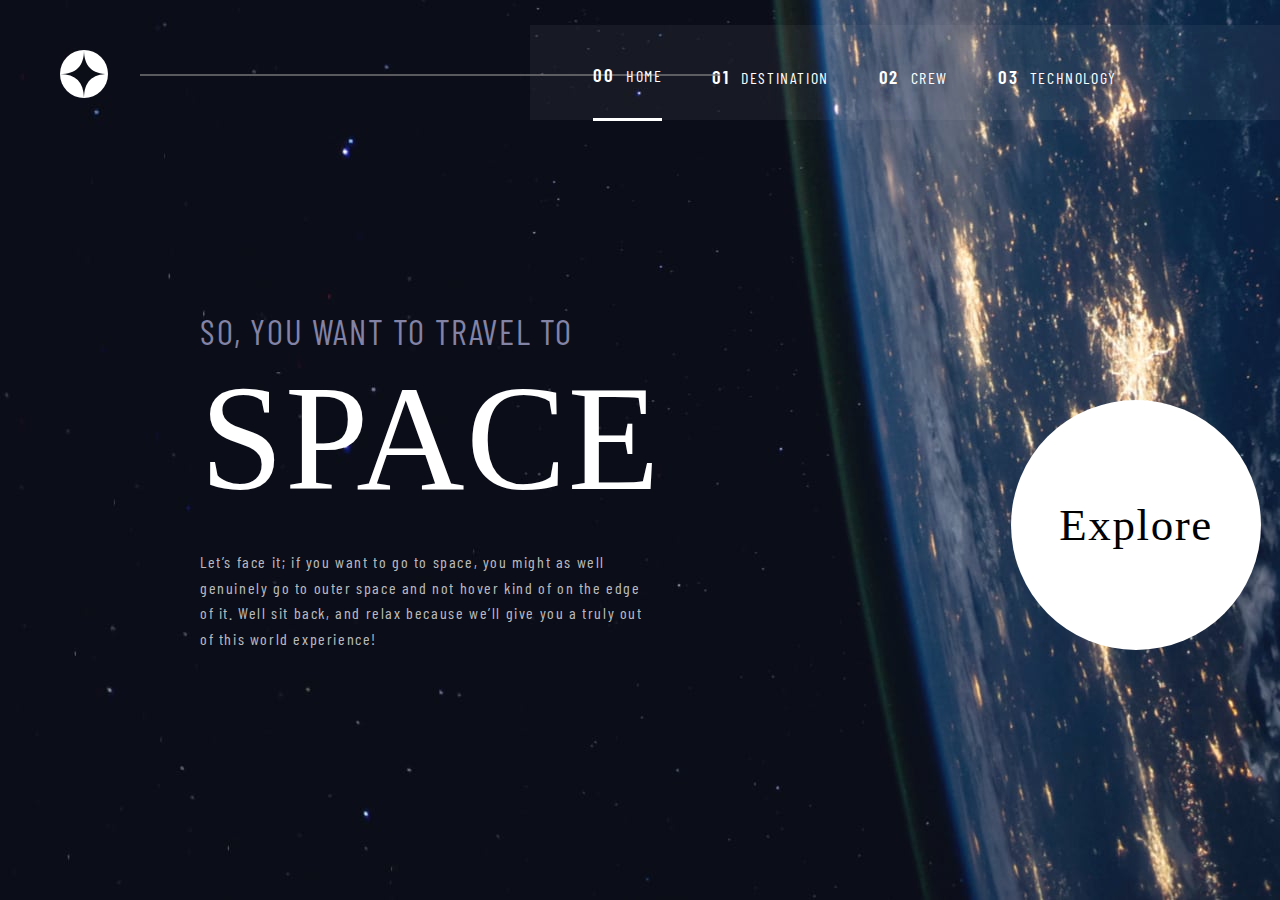
<file: index.html>
<!DOCTYPE html>
<html lang="en">
<head>
  <meta charset="UTF-8">
  <meta name="viewport" content="width=device-width, initial-scale=1.0">

  <link rel="icon" type="image/png" sizes="32x32" href="./assets/favicon-32x32.png">
  <title>Frontend Mentor | Space tourism website</title>
  <link rel="stylesheet" href="style.css">
  <style>
    @import url('https://fonts.googleapis.com/css2?family=Anton&family=Barlow+Condensed:ital,wght@0,100;0,200;0,300;0,400;0,500;0,600;0,700;0,800;0,900;1,100;1,200;1,300;1,400;1,500;1,600;1,700;1,800;1,900&family=Barlow:ital,wght@0,100;0,200;0,300;0,400;0,500;0,600;0,700;0,800;0,900;1,100;1,200;1,300;1,400;1,500;1,600;1,700;1,800;1,900&family=Bebas+Neue&family=Bodoni+Moda:ital,opsz,wght@0,6..96,400..900;1,6..96,400..900&family=DM+Sans:ital,opsz,wght@0,9..40,100..1000;1,9..40,100..1000&family=DM+Serif+Display:ital@0;1&family=Dancing+Script:wght@400..700&family=Figtree:ital,wght@0,300..900;1,300..900&family=Fraunces:ital,opsz,wght@0,9..144,100..900;1,9..144,100..900&family=Kanit:ital,wght@0,100;0,200;0,300;0,400;0,500;0,600;0,700;0,800;0,900;1,100;1,200;1,300;1,400;1,500;1,600;1,700;1,800;1,900&family=Kumbh+Sans:wght@100..900&family=Montserrat:ital,wght@0,100..900;1,100..900&family=Nunito+Sans:ital,opsz,wght@0,6..12,200..1000;1,6..12,200..1000&family=Open+Sans:ital,wght@0,300..800;1,300..800&family=Oswald:wght@200..700&family=Poppins:ital,wght@0,100;0,200;0,300;0,400;0,500;0,600;0,700;0,800;0,900;1,100;1,200;1,300;1,400;1,500;1,600;1,700;1,800;1,900&family=Red+Hat+Text:ital,wght@0,300..700;1,300..700&family=Roboto+Mono:ital,wght@0,100..700;1,100..700&family=Roboto:ital,wght@0,100..900;1,100..900&family=Space+Grotesk:wght@300..700&family=Titillium+Web:ital,wght@0,200;0,300;0,400;0,600;0,700;0,900;1,200;1,300;1,400;1,600;1,700&family=Young+Serif&display=swap');
  </style>
</head>
<body>
  <header>
    <img src="starter-code/assets/shared/logo.svg" alt="">
    <p style="border: 0.9px solid rgba(128, 128, 128, 0.431); width: 580px; height: 1px; background-color:rgba(128, 128, 128, 0.431);"></p>
    <nav>
      <ul>
        <a href="" class="hm"><span>00</span> HOME</a>
        <li><a href="destination-moon.html"><span>01</span> DESTINATION</a></li>
        <li><a href="crew-engineer.html"><span>02</span> CREW</a></li>
        <li><a href="technology-capsule.html"><span>03</span> TECHNOLOGY</a></li>
      </ul>
    </nav>
  </header>
  <section class="sect1">
    <div class="left">
      <p style="font-size: 35px; color:rgb(131, 131, 166); margin-top: 100px;">SO, YOU WANT TO TRAVEL TO</p>
      <h1 style="text-transform: uppercase; font-family:'Barlow-consedred',serif; font-weight: 500; font-size: 150px;">Space</h1>
      <p style="width: 450px;line-height: 1.6; color: rgba(255, 255, 255, 0.737); margin-top: 25px;">Let’s face it; if you want to go to space, you might as well genuinely go to 
        outer space and not hover kind of on the edge of it. Well sit back, and relax 
        because we’ll give you a truly out of this world experience!</p>
    </div>
    <div class="right">
      <p style="font-size: 45px;font-family:'Barlow-consedred',serif; font-weight: 400; color: black; background-color: white; height: 250px; width: 250px; border-radius: 50%; display: flex;
      justify-content: center; align-items: center; padding-left: 20px; padding-right: 20px; margin-top: 20px;" class="btn">Explore</p>
    </div>
  </section>
</body>
</html>
</file>
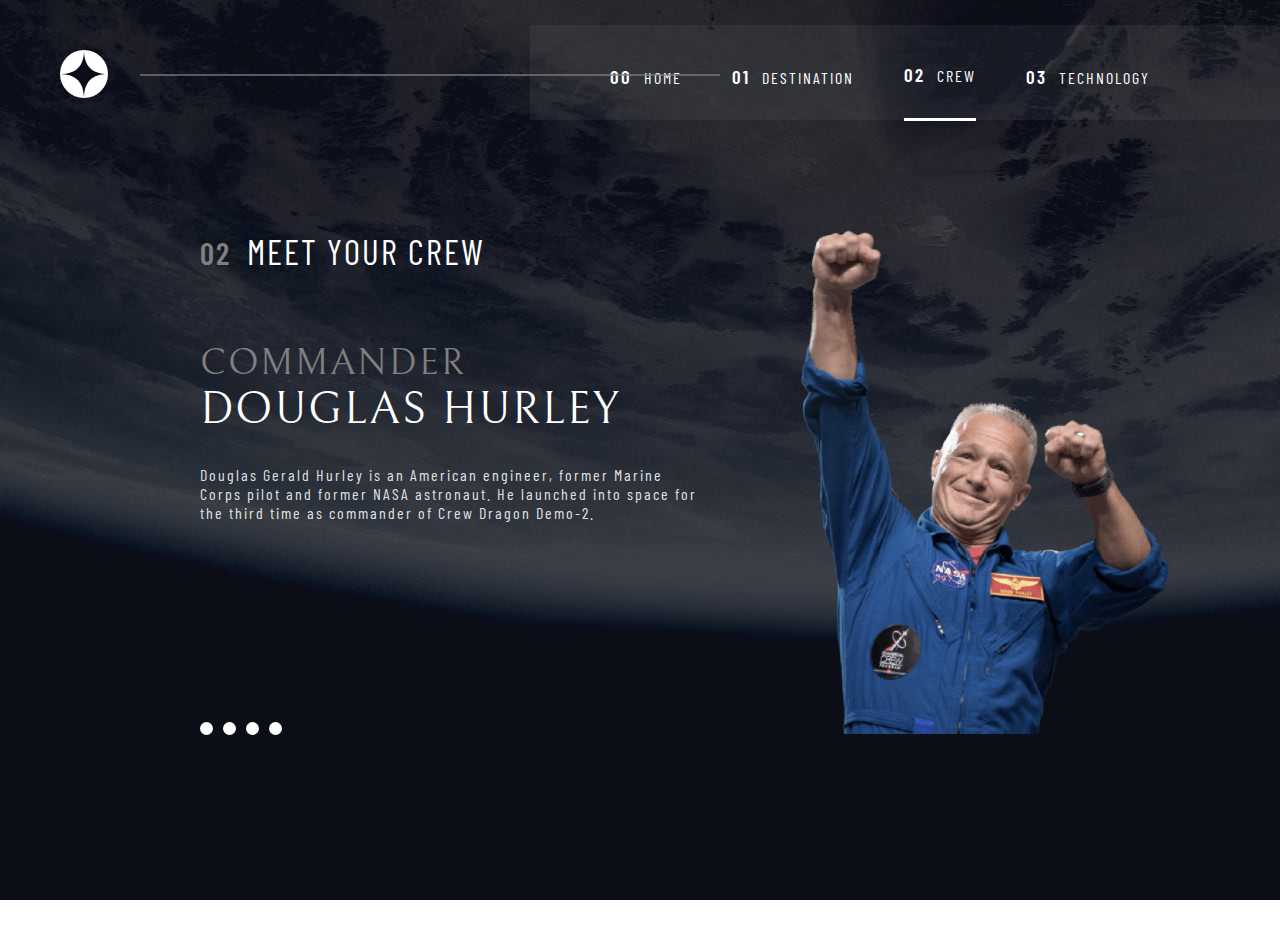
<file: crew-engineer.html>
<!DOCTYPE html>
<html lang="en">
<head>
  <meta charset="UTF-8">
  <meta name="viewport" content="width=device-width, initial-scale=1.0">

  <link rel="icon" type="image/png" sizes="32x32" href="./assets/favicon-32x32.png">
  
  <title>Frontend Mentor | Space tourism website</title>
  <style>
    @import url('https://fonts.googleapis.com/css2?family=Anton&family=Barlow+Condensed:ital,wght@0,100;0,200;0,300;0,400;0,500;0,600;0,700;0,800;0,900;1,100;1,200;1,300;1,400;1,500;1,600;1,700;1,800;1,900&family=Barlow:ital,wght@0,100;0,200;0,300;0,400;0,500;0,600;0,700;0,800;0,900;1,100;1,200;1,300;1,400;1,500;1,600;1,700;1,800;1,900&family=Bebas+Neue&family=Bellefair&family=Bodoni+Moda:ital,opsz,wght@0,6..96,400..900;1,6..96,400..900&family=DM+Sans:ital,opsz,wght@0,9..40,100..1000;1,9..40,100..1000&family=DM+Serif+Display:ital@0;1&family=Dancing+Script:wght@400..700&family=Figtree:ital,wght@0,300..900;1,300..900&family=Fraunces:ital,opsz,wght@0,9..144,100..900;1,9..144,100..900&family=Kanit:ital,wght@0,100;0,200;0,300;0,400;0,500;0,600;0,700;0,800;0,900;1,100;1,200;1,300;1,400;1,500;1,600;1,700;1,800;1,900&family=Kumbh+Sans:wght@100..900&family=Montserrat:ital,wght@0,100..900;1,100..900&family=Nunito+Sans:ital,opsz,wght@0,6..12,200..1000;1,6..12,200..1000&family=Open+Sans:ital,wght@0,300..800;1,300..800&family=Oswald:wght@200..700&family=Poppins:ital,wght@0,100;0,200;0,300;0,400;0,500;0,600;0,700;0,800;0,900;1,100;1,200;1,300;1,400;1,500;1,600;1,700;1,800;1,900&family=Red+Hat+Text:ital,wght@0,300..700;1,300..700&family=Roboto+Mono:ital,wght@0,100..700;1,100..700&family=Roboto:ital,wght@0,100..900;1,100..900&family=Space+Grotesk:wght@300..700&family=Titillium+Web:ital,wght@0,200;0,300;0,400;0,600;0,700;0,900;1,200;1,300;1,400;1,600;1,700&family=Young+Serif&display=swap');
  </style>
  <style>
    *{
    margin: 0;
    padding: 0;
    box-sizing: border-box;
    }
    body{
        background-image: url('starter-code/assets/crew/background-crew-desktop.jpg');
        background-repeat: no-repeat;
        color: white;
        font-family:Barlow Condensed, sans-serif;
        letter-spacing: 2px;
    }
    header{
        display: flex;
        padding: 15px;
        padding-left: 50px;
        justify-content: center;
        align-items: center;
        position: relative;
    }
    nav ul li {
        text-decoration: none;
        display: inline;
        margin-left: 50px;
        font-size: 16px;
    }
    a{
        text-decoration: none;
        color: white;
    }
    nav ul{
        display: flex;
        justify-content: center;
        margin-top: 40px;
        margin-right: 100px;
    }
    nav ul li {
        position: relative;
        transition: color 0.3s ease-in-out;
    }
    nav ul li::after{
        content: "";
        position: absolute;
        left:50%;
        bottom: 0px;
        width: 0;
        height: 3px;
        background: rgba(255, 255, 255, 0.541);
        transition: width 0.3s ease-in-out, left 0.3s ease-in-out;
        transform: translateX(-50%);
    }
    nav ul li:hover::after,
    nav ul li:focus::after{
        width: 100%;
    }
    nav{
        height: 95px;
        background: hsla(0,0%,100%,.05);
        width: 750px;
        position: absolute;
        top:25px;
        right: 0;
    }
    header img{
        position: absolute;
        left:60px;
        top:50px;
    }
    header p {
        position: absolute;
        top:74px;
        left:140px;
        z-index: 1;
    }
    span{
        font-weight: 510;
        font-size: 19px;
        margin-right: 7px;
    }
    .row{
      display: flex;
      gap: 10px;
    }
    .row p{
      background-color: white;
      width: 13px;
      height: 13px;
      border-radius: 50%;
    }
    .sect1{
      display: flex;
      padding: 200px;
      gap:100px;
    }
    .hm{
      border-bottom: solid 3px white;
      line-height: 4.5;
      margin-top: -33px;
      z-index: 1;
      margin-left: 50px;
    }
  </style>
</head>
<body>
  <header>
    <img src="starter-code/assets/shared/logo.svg" alt="">
    <p style="border: 0.9px solid rgba(128, 128, 128, 0.431); width: 580px; height: 1px; background-color:rgba(128, 128, 128, 0.431);"></p>
    <nav>
      <ul>
        <li><a href="index.html"><span>00</span> HOME</a></li>
        <li><a href="destination-moon.html"><span>01</span> DESTINATION</a></li>
        <a href="" class="hm"><span>02</span> CREW</a>
        <li><a href="technology-capsule.html"><span>03</span> TECHNOLOGY</a></li>
      </ul>
    </nav>
  </header>
  <section class="sect1">
    <div class="left">
      <p style="font-size: 35px;"><span style="color: gray; font-size: 31px;">02</span> MEET YOUR CREW</p>

      <p style="font-size: 37px; color: gray; font-family: 'Bellefair',sans-serif;margin-top: 70px;" class="role">COMMANDER</p>
      <p style="font-size: 45px; font-family: 'Bellefair',sans-serif; text-transform: uppercase;" class="name">Douglas Hurley</p>
      <p style="margin-top: 30px;color: rgba(255, 255, 255, 0.872); width: 500px;" class="bio">Douglas Gerald Hurley is an American engineer, former Marine Corps pilot and former NASA astronaut. He launched into space for the third time as commander of Crew Dragon Demo-2.</p>

      <div class="row" style="margin-top: 200px;">
        <p class="btn"></p>
        <p class="btn"></p>
        <p class="btn"></p>
        <p class="btn"></p>
      </div>
    </div>
    <div class="right">
      <img class="adam" src="starter-code/assets/crew/image-douglas-hurley.png" alt="" width="370px">
    </div>
  </section>
  <script src="script.js"></script>
</body>
</html>
</file>
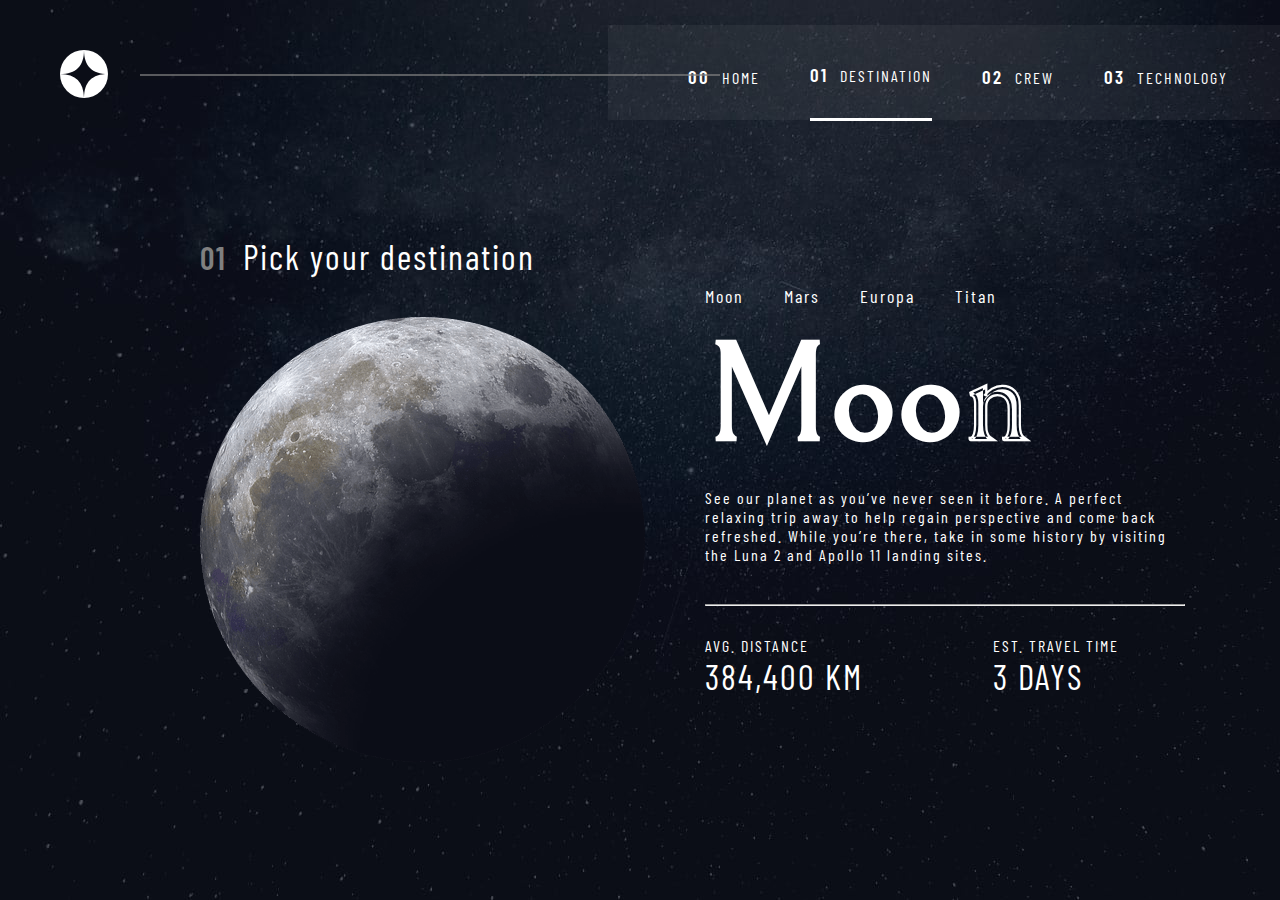
<file: destination-moon.html>
<!DOCTYPE html>
<html lang="en">
<head>
  <meta charset="UTF-8">
  <meta name="viewport" content="width=device-width, initial-scale=1.0">

  <link rel="icon" type="image/png" sizes="32x32" href="./assets/favicon-32x32.png">
  <link rel="stylesheet" href="dest.css">
  <title>Frontend Mentor | Space tourism website</title>
  <style>
    @import url('https://fonts.googleapis.com/css2?family=Anton&family=Barlow+Condensed:ital,wght@0,100;0,200;0,300;0,400;0,500;0,600;0,700;0,800;0,900;1,100;1,200;1,300;1,400;1,500;1,600;1,700;1,800;1,900&family=Barlow:ital,wght@0,100;0,200;0,300;0,400;0,500;0,600;0,700;0,800;0,900;1,100;1,200;1,300;1,400;1,500;1,600;1,700;1,800;1,900&family=Bebas+Neue&family=Bellefair&family=Bodoni+Moda:ital,opsz,wght@0,6..96,400..900;1,6..96,400..900&family=DM+Sans:ital,opsz,wght@0,9..40,100..1000;1,9..40,100..1000&family=DM+Serif+Display:ital@0;1&family=Dancing+Script:wght@400..700&family=Figtree:ital,wght@0,300..900;1,300..900&family=Fraunces:ital,opsz,wght@0,9..144,100..900;1,9..144,100..900&family=Kanit:ital,wght@0,100;0,200;0,300;0,400;0,500;0,600;0,700;0,800;0,900;1,100;1,200;1,300;1,400;1,500;1,600;1,700;1,800;1,900&family=Kumbh+Sans:wght@100..900&family=Montserrat:ital,wght@0,100..900;1,100..900&family=Nunito+Sans:ital,opsz,wght@0,6..12,200..1000;1,6..12,200..1000&family=Open+Sans:ital,wght@0,300..800;1,300..800&family=Oswald:wght@200..700&family=Poppins:ital,wght@0,100;0,200;0,300;0,400;0,500;0,600;0,700;0,800;0,900;1,100;1,200;1,300;1,400;1,500;1,600;1,700;1,800;1,900&family=Red+Hat+Text:ital,wght@0,300..700;1,300..700&family=Roboto+Mono:ital,wght@0,100..700;1,100..700&family=Roboto:ital,wght@0,100..900;1,100..900&family=Space+Grotesk:wght@300..700&family=Titillium+Web:ital,wght@0,200;0,300;0,400;0,600;0,700;0,900;1,200;1,300;1,400;1,600;1,700&family=Young+Serif&display=swap');
  </style>
</head>
<body>
  <header>
    <img src="starter-code/assets/shared/logo.svg" alt="">
    <p style="border: 0.9px solid rgba(128, 128, 128, 0.431); width: 580px; height: 1px; background-color:rgba(128, 128, 128, 0.431);"></p>
    <nav>
      <ul>
        <li><a href="index.html"><span>00</span> HOME</a></li>
        <a href="" class="hm"><span>01</span> DESTINATION</a>
        <li><a href="crew-engineer.html"><span>02</span> CREW</a></li>
        <li><a href="technology-capsule.html"><span>03</span> TECHNOLOGY</a></li>
      </ul>
    </nav>
  </header>
  <section class="sect1" style="display: flex; gap:60px">
    <div class="container">
      <div class="left">
        <h1 style="text-transform: uppercases; font-weight: 400; font-size: 35px;margin-bottom: 40px;"><span style="font-size: 32px; color: gray;">01</span> Pick your destination</h1>
        <img class="ima" src="starter-code/assets/destination/image-moon.png" alt="">
      </div>
      <div class="right" style="display: flex; flex-direction: column; gap: 10px; margin-top: 50px;">
        <div class="row" style="display: flex; gap:40px;font-size: 18px;">
          <p class="planet-name">Moon</p>
          <p class="planet-name">Mars</p>
          <p class="planet-name">Europa</p>
          <p class="planet-name">Titan</p>
      </div>
        <h1 class="lkname" style="font-size: 140px; font-family: 'Bellefair',sans-serif;">Moon</h1>
        <p class="desc" style="width: 480px;">See our planet as you’ve never seen it before. A perfect relaxing trip away to help 
          regain perspective and come back refreshed. While you’re there, take in some history 
          by visiting the Luna 2 and Apollo 11 landing sites.</p>
        <hr style="margin-top: 30px;">
        <div class="row2" style="display: flex; gap:130px; margin-top: 20px;">
          <div class="col2">
            <p>Avg. distance</p>
            <p id="planetDistance">384,400 km</p>
          </div>
          <div class="col2">
            <p>Est. travel time</span>
            <p id="planetTravel">3 days</p>
          </div>
        </div>
      </div>
    </div>
  </section>
  <script src="script.js"></script>
</body>
</html>
</file>
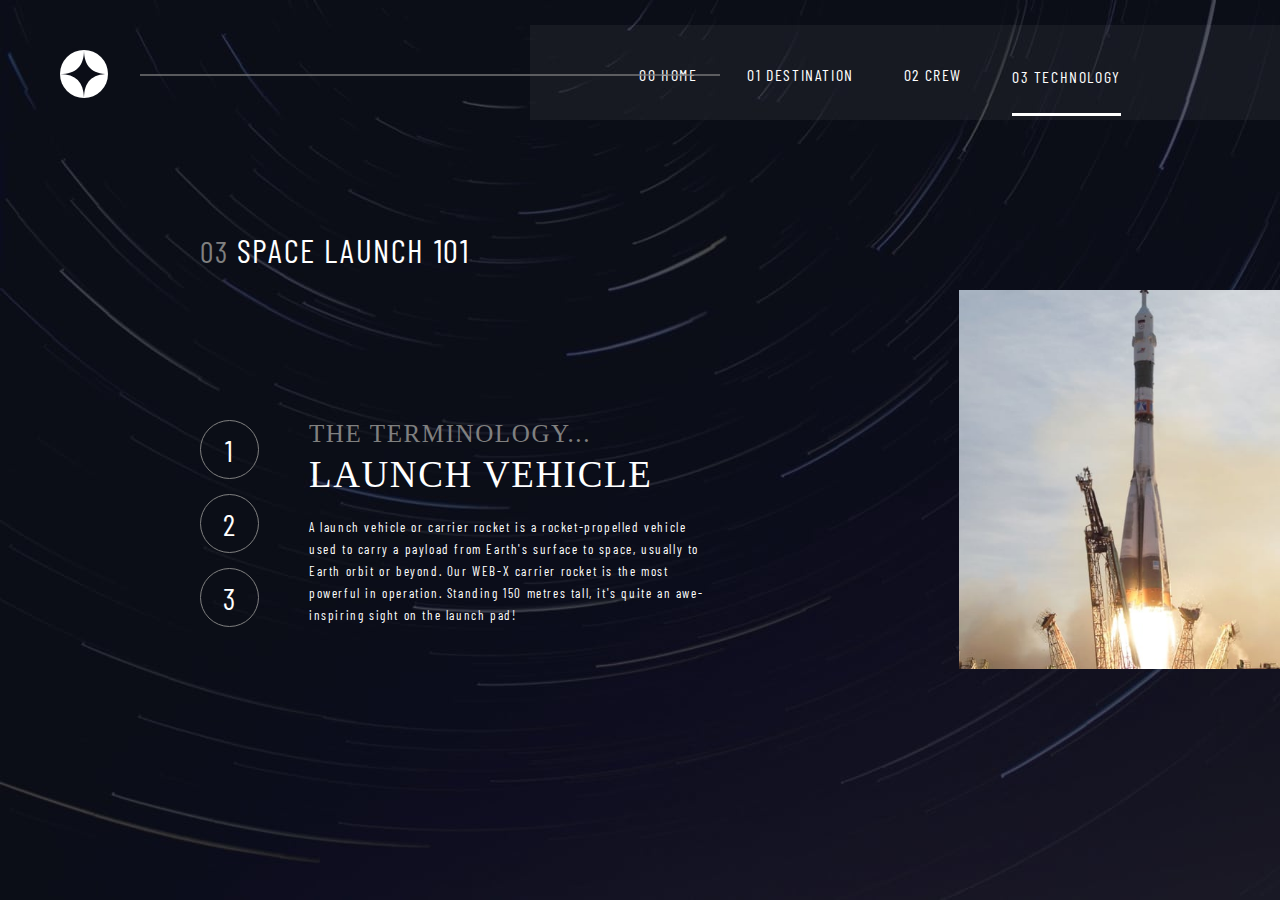
<file: technology-capsule.html>
<!DOCTYPE html>
<html lang="en">
<head>
  <meta charset="UTF-8">
  <meta name="viewport" content="width=device-width, initial-scale=1.0">

  <link rel="icon" type="image/png" sizes="32x32" href="./assets/favicon-32x32.png">
  <style>
    @import url('https://fonts.googleapis.com/css2?family=Anton&family=Barlow+Condensed:ital,wght@0,100;0,200;0,300;0,400;0,500;0,600;0,700;0,800;0,900;1,100;1,200;1,300;1,400;1,500;1,600;1,700;1,800;1,900&family=Barlow:ital,wght@0,100;0,200;0,300;0,400;0,500;0,600;0,700;0,800;0,900;1,100;1,200;1,300;1,400;1,500;1,600;1,700;1,800;1,900&family=Bebas+Neue&family=Bodoni+Moda:ital,opsz,wght@0,6..96,400..900;1,6..96,400..900&family=DM+Sans:ital,opsz,wght@0,9..40,100..1000;1,9..40,100..1000&family=DM+Serif+Display:ital@0;1&family=Dancing+Script:wght@400..700&family=Figtree:ital,wght@0,300..900;1,300..900&family=Fraunces:ital,opsz,wght@0,9..144,100..900;1,9..144,100..900&family=Kanit:ital,wght@0,100;0,200;0,300;0,400;0,500;0,600;0,700;0,800;0,900;1,100;1,200;1,300;1,400;1,500;1,600;1,700;1,800;1,900&family=Kumbh+Sans:wght@100..900&family=Montserrat:ital,wght@0,100..900;1,100..900&family=Nunito+Sans:ital,opsz,wght@0,6..12,200..1000;1,6..12,200..1000&family=Open+Sans:ital,wght@0,300..800;1,300..800&family=Oswald:wght@200..700&family=Poppins:ital,wght@0,100;0,200;0,300;0,400;0,500;0,600;0,700;0,800;0,900;1,100;1,200;1,300;1,400;1,500;1,600;1,700;1,800;1,900&family=Red+Hat+Text:ital,wght@0,300..700;1,300..700&family=Roboto+Mono:ital,wght@0,100..700;1,100..700&family=Roboto:ital,wght@0,100..900;1,100..900&family=Space+Grotesk:wght@300..700&family=Titillium+Web:ital,wght@0,200;0,300;0,400;0,600;0,700;0,900;1,200;1,300;1,400;1,600;1,700&family=Young+Serif&display=swap');
  </style>
  <title>Frontend Mentor | Space tourism website</title>
  <style>
    *{
    margin: 0;
    padding: 0;
    box-sizing: border-box;
    }
    body{
        background-image: url('starter-code/assets/technology/background-technology-desktop.jpg');
        background-repeat: no-repeat;
        color: white;
        font-family:Barlow Condensed, sans-serif;
        letter-spacing: 1.6px;
    }
    header{
    display: flex;
    padding: 15px;
    padding-left: 50px;
    justify-content: center;
    align-items: center;
    position: relative;
    }
    nav ul li {
        text-decoration: none;
        display: inline;
        margin-left: 50px;
        font-size: 16px;
    }
    a{
        text-decoration: none;
        color: white;
    }
    nav ul{
        display: flex;
        justify-content: center;
        margin-top: 40px;
        margin-right: 100px;
    }
    nav ul li {
        position: relative;
        transition: color 0.3s ease-in-out;
    }
    nav ul li::after{
        content: "";
        position: absolute;
        left:50%;
        bottom: 0px;
        width: 0;
        height: 3px;
        background: rgba(255, 255, 255, 0.541);
        transition: width 0.3s ease-in-out, left 0.3s ease-in-out;
        transform: translateX(-50%);
    }
    nav ul li:hover::after,
    nav ul li:focus::after{
        width: 100%;
    }
    nav{
        height: 95px;
        background: hsla(0,0%,100%,.05);
        width: 750px;
        position: absolute;
        top:25px;
        right: 0;
    }
    header img{
        position: absolute;
        left:60px;
        top:50px;
    }
    header p {
        position: absolute;
        top:74px;
        left:140px;
        z-index: 1;
    }
    .hm{
    border-bottom: solid 3px white;
    line-height: 4.5;
    margin-top: -24px;
    z-index: 1;
    margin-left: 50px;
  }
  .col p {
    width: 59px;
    height: 59px;
    border-radius: 50%;
    border: solid 1px gray;
    font-size: 30px;
    display: flex;
    justify-content: center;
    align-items: center;
    text-align: center;
  }
  </style>
</head>
<body>
  <header>
    <img src="starter-code/assets/shared/logo.svg" alt="">
    <p style="border: 0.9px solid rgba(128, 128, 128, 0.431); width: 580px; height: 1px; background-color:rgba(128, 128, 128, 0.431);"></p>
    <nav>
      <ul>
        <li><a href="index.html" ><span>00</span> HOME</a></li>
        <li><a href="destination-moon.html"><span>01</span> DESTINATION</a></li>
        <li><a href="crew-engineer.html"><span>02</span> CREW</a></li>
        <a href="" class="hm"><span>03</span> TECHNOLOGY</a>
      </ul>
    </nav>
  </header>
  <section class="sect1" style="display: flex; gap:250px;padding: 200px;">
    <div class="left" style="display: flex;flex-direction: column;">
      <p style="font-size: 33px;text-transform: uppercase;margin-bottom: 150px;"><span style="color: gray;font-size: 30px;">03</span> space launch 101</p>
      <div class="row" style="display: flex; gap:50px">
        <div class="col" style="display: flex; flex-direction: column; gap: 15px;">
          <p class="one">1</p>
          <p class="one">2</p>
          <p class="one">3</p>
        </div>
        <div class="col2" style="display: flex; flex-direction: column;">
          <p style="font-size: 25px; text-transform: uppercase;color: gray;font-family: 'Bellefair',serif;">The terminology...</p>
          <p style="font-size: 37px; text-transform: uppercase;font-family: 'Bellefair',serif;margin-top: 5px;" class="namme">Launch vehicle</p>
          <p style="font-size: 13px;margin-top: 20px; width: 400px;line-height: 1.7;" class="sm">A launch vehicle or carrier rocket is a rocket-propelled vehicle used to carry a payload from Earth's surface to space, usually to Earth orbit or beyond. Our WEB-X carrier rocket is the most powerful in operation. Standing 150 metres tall, it's quite an awe-inspiring sight on the launch pad!</p>
        </div>
      </div>
    </div>
    <div class="right">
      <img style="margin-top: 60px;" class="start" src="starter-code/assets/technology/image-launch-vehicle-portrait.jpg" alt="" width="370px">
    </div>
  </section>
  <script src="script.js"></script>
</body>
</html>
</file>
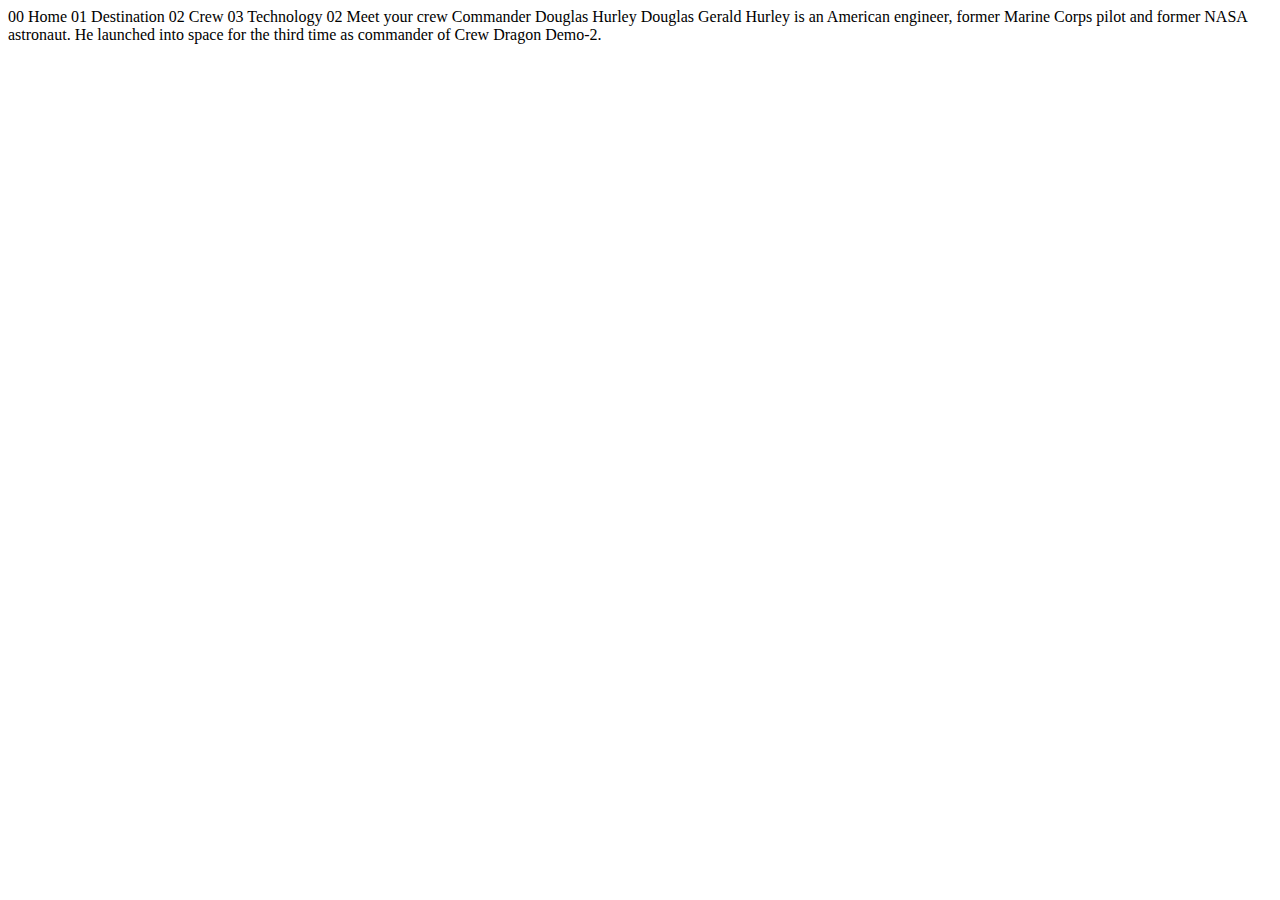
<file: starter-code/crew-commander.html>
<!DOCTYPE html>
<html lang="en">
<head>
  <meta charset="UTF-8">
  <meta name="viewport" content="width=device-width, initial-scale=1.0">

  <link rel="icon" type="image/png" sizes="32x32" href="./assets/favicon-32x32.png">
  
  <title>Frontend Mentor | Space tourism website</title>
</head>
<body>

  00 Home
  01 Destination
  02 Crew
  03 Technology

  02 Meet your crew

  Commander
  Douglas Hurley

  Douglas Gerald Hurley is an American engineer, former Marine Corps pilot 
  and former NASA astronaut. He launched into space for the third time as 
  commander of Crew Dragon Demo-2.
</body>
</html>
</file>
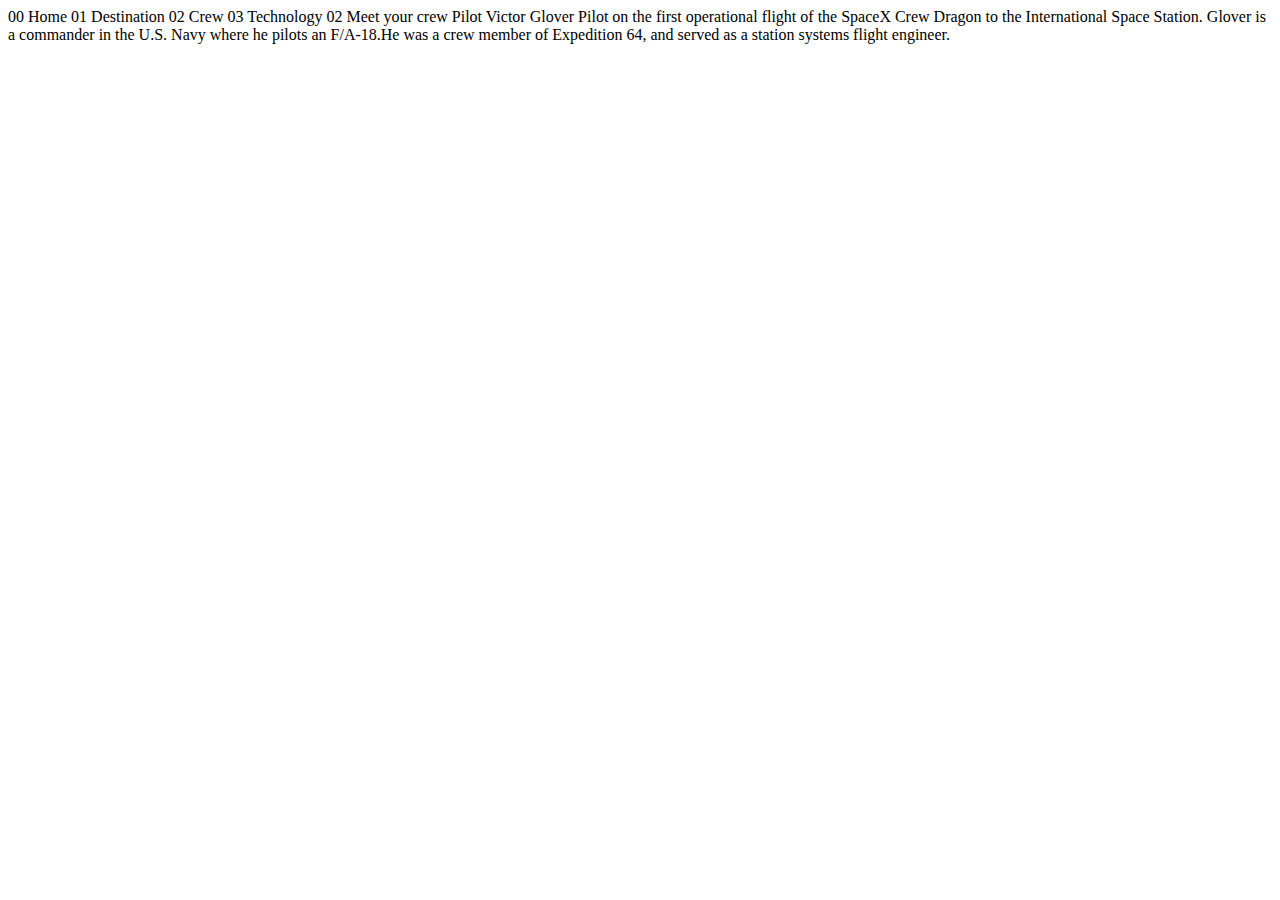
<file: starter-code/crew-pilot.html>
<!DOCTYPE html>
<html lang="en">
<head>
  <meta charset="UTF-8">
  <meta name="viewport" content="width=device-width, initial-scale=1.0">

  <link rel="icon" type="image/png" sizes="32x32" href="./assets/favicon-32x32.png">
  
  <title>Frontend Mentor | Space tourism website</title>
</head>
<body>

  00 Home
  01 Destination
  02 Crew
  03 Technology

  02 Meet your crew

  Pilot
  Victor Glover

  Pilot on the first operational flight of the SpaceX Crew Dragon to the 
  International Space Station. Glover is a commander in the U.S. Navy where 
  he pilots an F/A-18.He was a crew member of Expedition 64, and served as a 
  station systems flight engineer. 
</body>
</html>
</file>
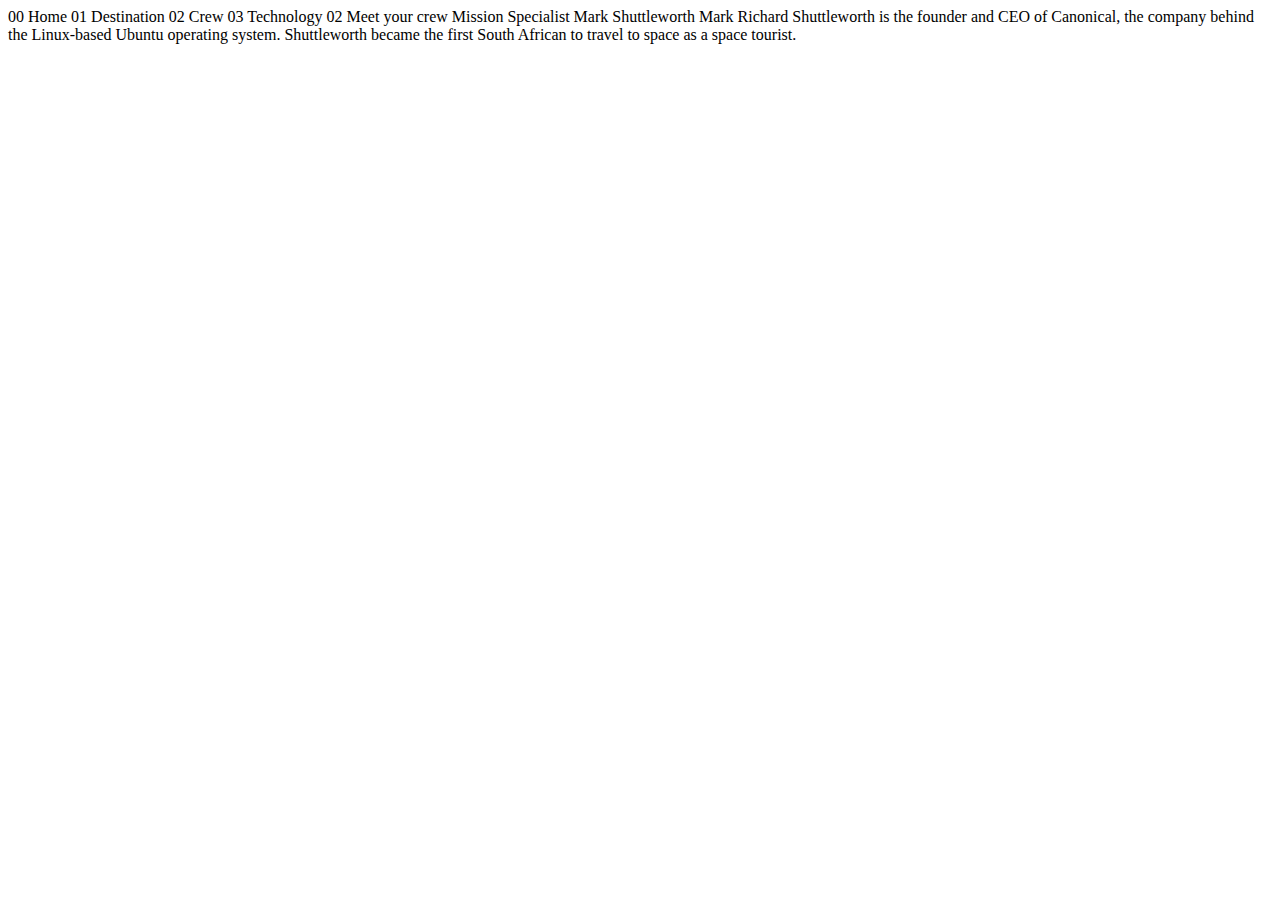
<file: starter-code/crew-specialist.html>
<!DOCTYPE html>
<html lang="en">
<head>
  <meta charset="UTF-8">
  <meta name="viewport" content="width=device-width, initial-scale=1.0">

  <link rel="icon" type="image/png" sizes="32x32" href="./assets/favicon-32x32.png">
  
  <title>Frontend Mentor | Space tourism website</title>
</head>
<body>

  00 Home
  01 Destination
  02 Crew
  03 Technology

  02 Meet your crew

  Mission Specialist
  Mark Shuttleworth

  Mark Richard Shuttleworth is the founder and CEO of Canonical, the company behind 
  the Linux-based Ubuntu operating system. Shuttleworth became the first South 
  African to travel to space as a space tourist.
</body>
</html>
</file>
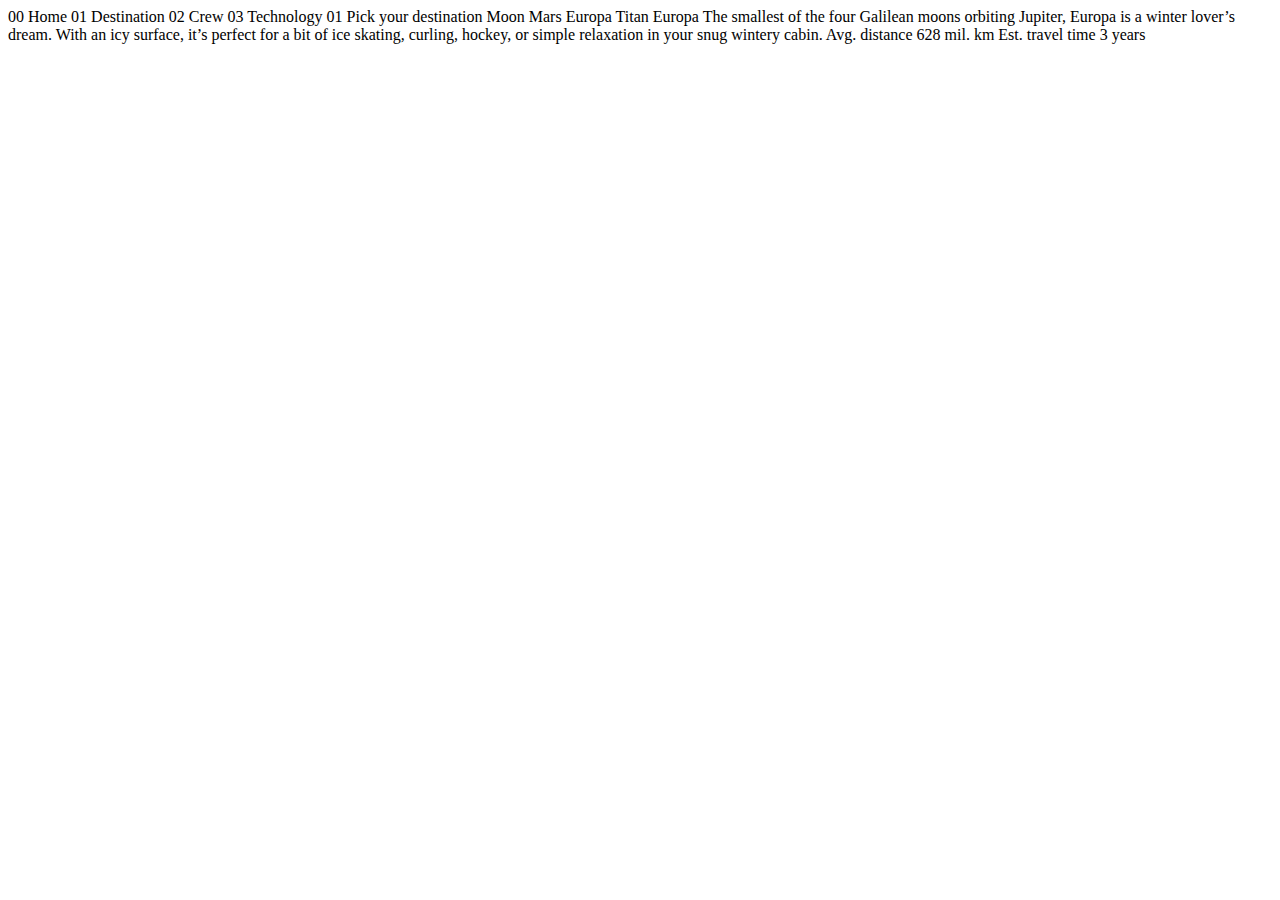
<file: starter-code/destination-europa.html>
<!DOCTYPE html>
<html lang="en">
<head>
  <meta charset="UTF-8">
  <meta name="viewport" content="width=device-width, initial-scale=1.0">

  <link rel="icon" type="image/png" sizes="32x32" href="./assets/favicon-32x32.png">
  
  <title>Frontend Mentor | Space tourism website</title>
</head>
<body>

  00 Home
  01 Destination
  02 Crew
  03 Technology

  01 Pick your destination

  Moon
  Mars
  Europa
  Titan

  Europa

  The smallest of the four Galilean moons orbiting Jupiter, Europa is a 
  winter lover’s dream. With an icy surface, it’s perfect for a bit of 
  ice skating, curling, hockey, or simple relaxation in your snug 
  wintery cabin.

  Avg. distance
  628 mil. km

  Est. travel time
  3 years
</body>
</html>
</file>
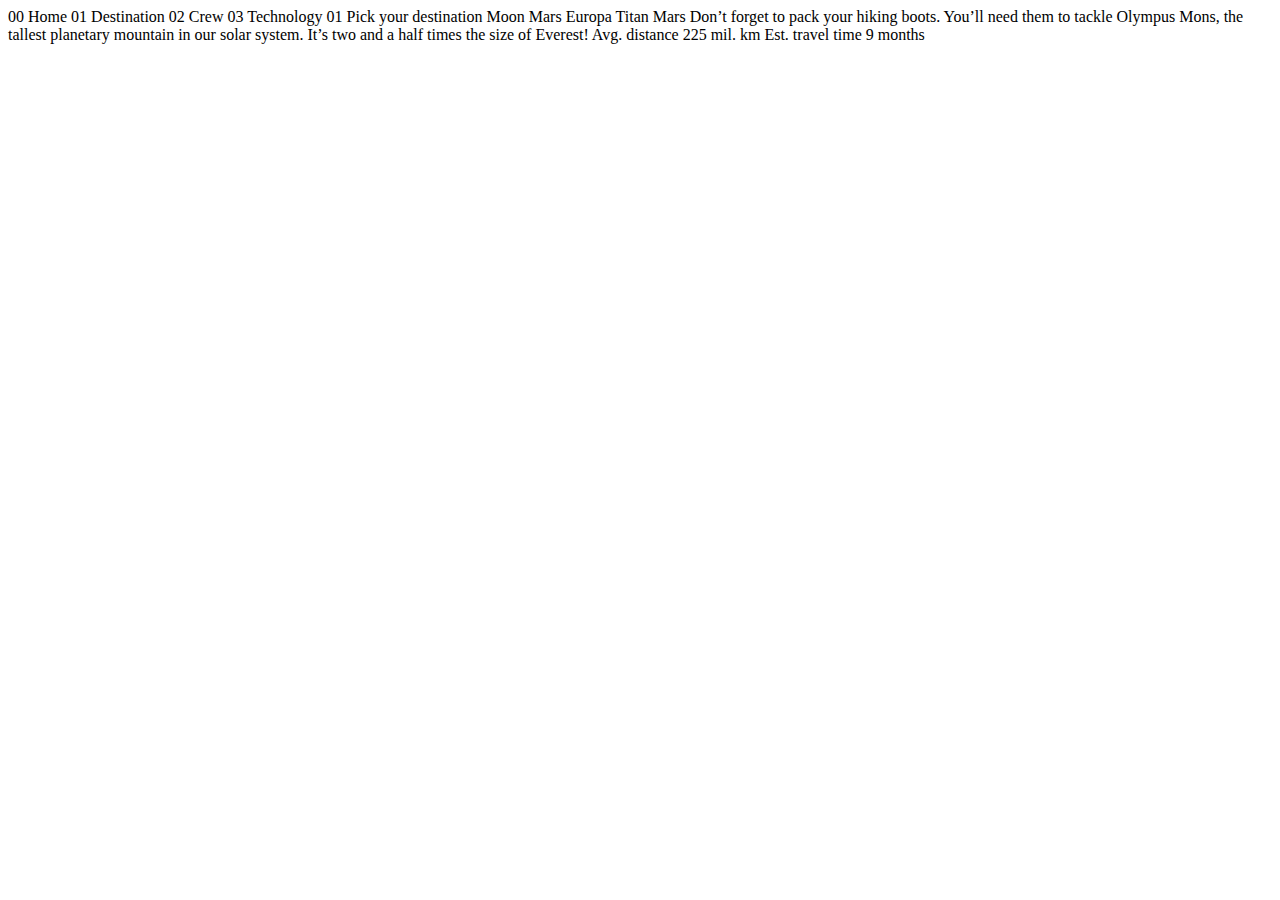
<file: starter-code/destination-mars.html>
<!DOCTYPE html>
<html lang="en">
<head>
  <meta charset="UTF-8">
  <meta name="viewport" content="width=device-width, initial-scale=1.0">

  <link rel="icon" type="image/png" sizes="32x32" href="./assets/favicon-32x32.png">
  
  <title>Frontend Mentor | Space tourism website</title>
</head>
<body>

  00 Home
  01 Destination
  02 Crew
  03 Technology

  01 Pick your destination

  Moon
  Mars
  Europa
  Titan

  Mars

  Don’t forget to pack your hiking boots. You’ll need them to tackle Olympus Mons, 
  the tallest planetary mountain in our solar system. It’s two and a half times 
  the size of Everest!

  Avg. distance
  225 mil. km

  Est. travel time
  9 months
</body>
</html>
</file>
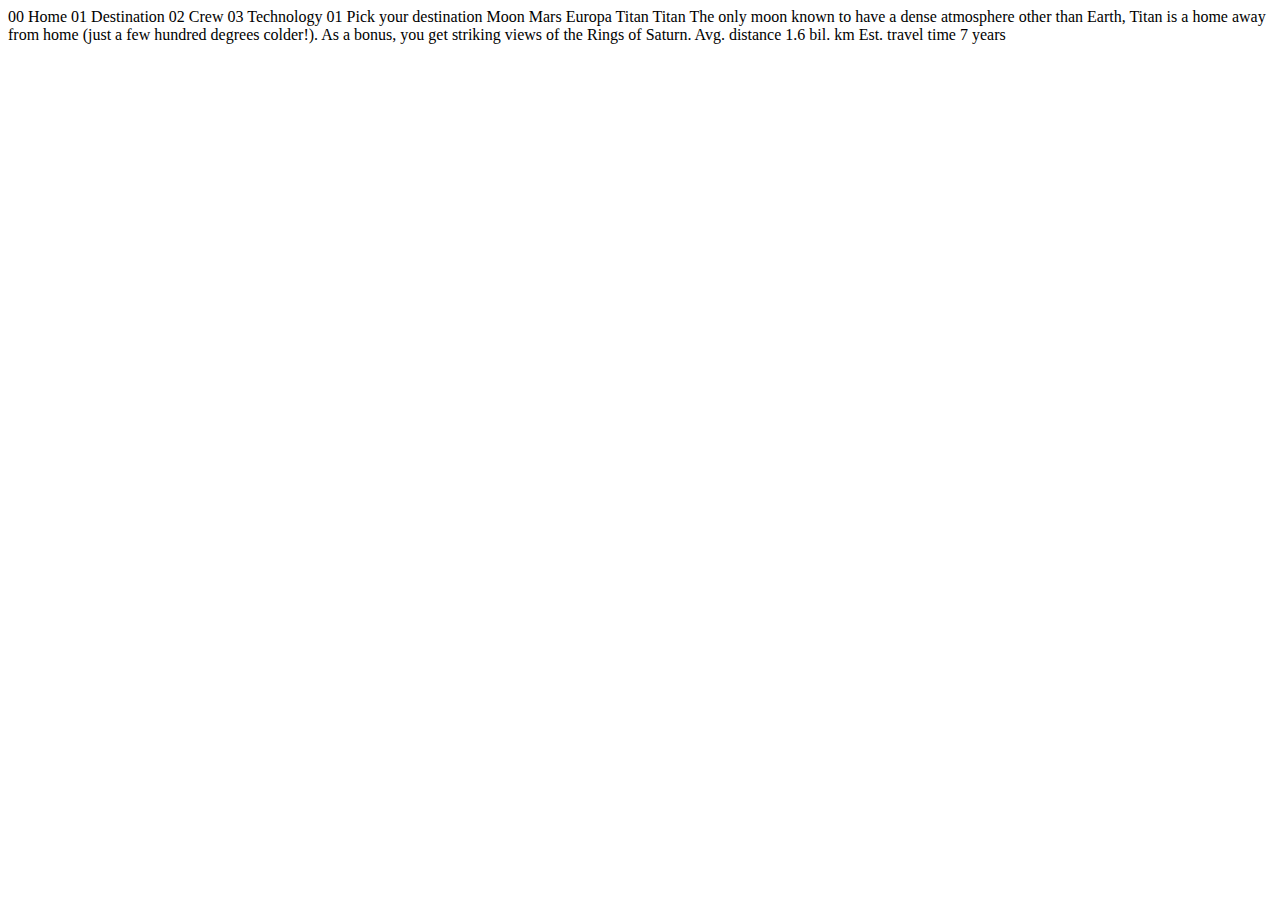
<file: starter-code/destination-titan.html>
<!DOCTYPE html>
<html lang="en">
<head>
  <meta charset="UTF-8">
  <meta name="viewport" content="width=device-width, initial-scale=1.0">

  <link rel="icon" type="image/png" sizes="32x32" href="./assets/favicon-32x32.png">
  
  <title>Frontend Mentor | Space tourism website</title>
</head>
<body>

  00 Home
  01 Destination
  02 Crew
  03 Technology

  01 Pick your destination

  Moon
  Mars
  Europa
  Titan

  Titan

  The only moon known to have a dense atmosphere other than Earth, Titan 
  is a home away from home (just a few hundred degrees colder!). As a 
  bonus, you get striking views of the Rings of Saturn.

  Avg. distance
  1.6 bil. km

  Est. travel time
  7 years
</body>
</html>
</file>
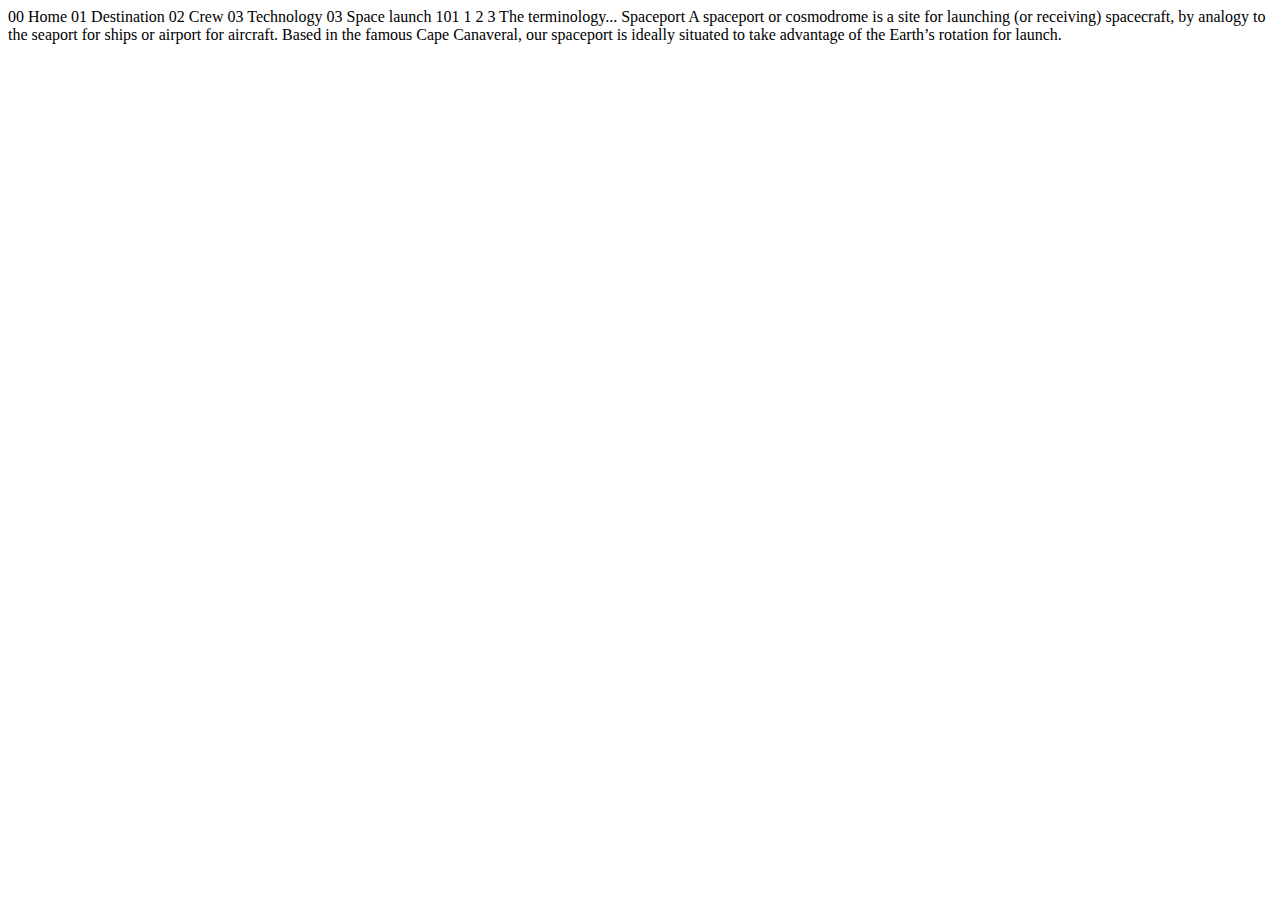
<file: starter-code/technology-spaceport.html>
<!DOCTYPE html>
<html lang="en">
<head>
  <meta charset="UTF-8">
  <meta name="viewport" content="width=device-width, initial-scale=1.0">

  <link rel="icon" type="image/png" sizes="32x32" href="./assets/favicon-32x32.png">
  
  <title>Frontend Mentor | Space tourism website</title>
</head>
<body>

  00 Home
  01 Destination
  02 Crew
  03 Technology

  03 Space launch 101

  1
  2
  3

  The terminology...
  Spaceport

  A spaceport or cosmodrome is a site for launching (or receiving) spacecraft, 
  by analogy to the seaport for ships or airport for aircraft. Based in the 
  famous Cape Canaveral, our spaceport is ideally situated to take advantage 
  of the Earth’s rotation for launch.
</body>
</html>
</file>
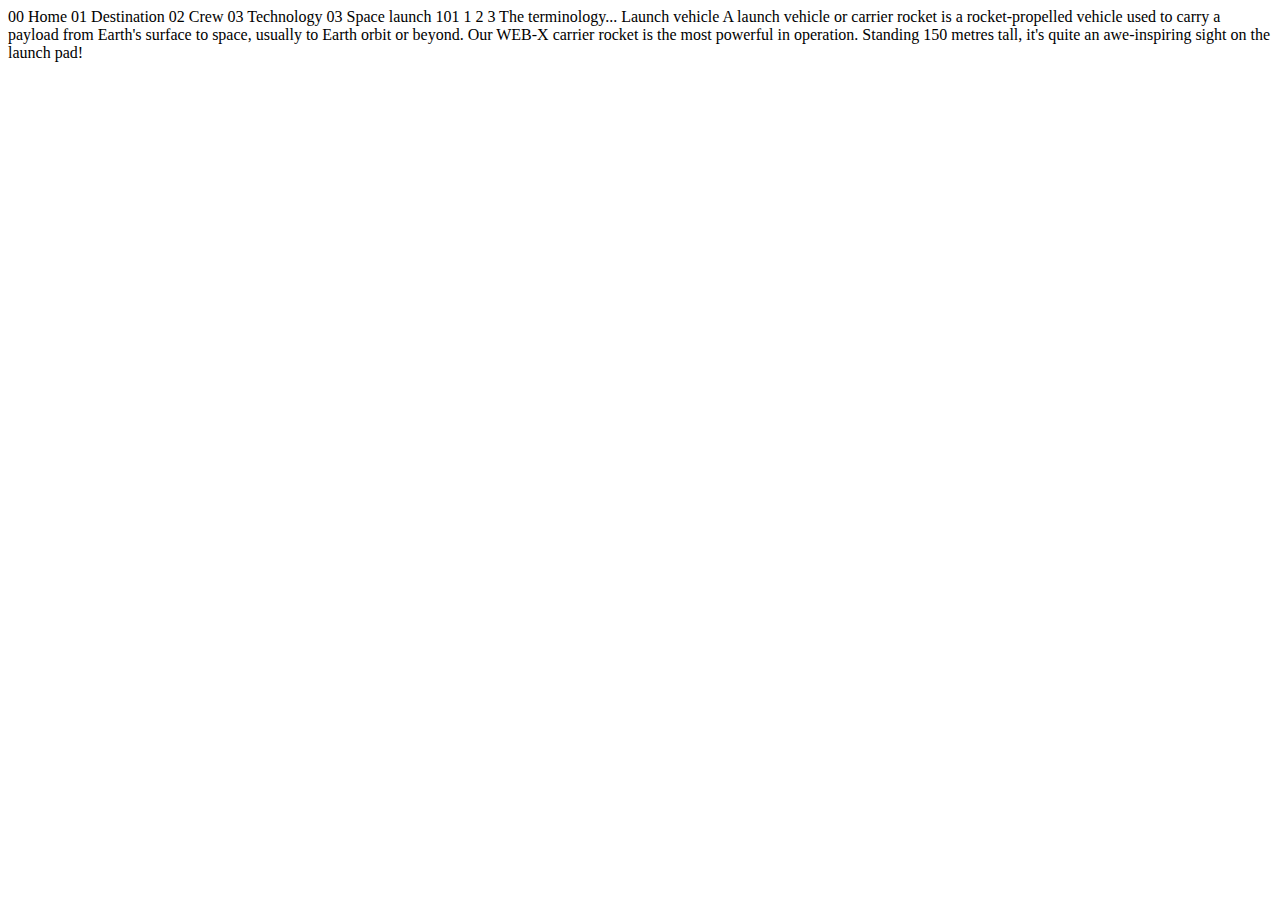
<file: starter-code/technology-vehicle.html>
<!DOCTYPE html>
<html lang="en">
<head>
  <meta charset="UTF-8">
  <meta name="viewport" content="width=device-width, initial-scale=1.0">

  <link rel="icon" type="image/png" sizes="32x32" href="./assets/favicon-32x32.png">
  
  <title>Frontend Mentor | Space tourism website</title>
</head>
<body>

  00 Home
  01 Destination
  02 Crew
  03 Technology

  03 Space launch 101

  1
  2
  3

  The terminology...
  Launch vehicle

  A launch vehicle or carrier rocket is a rocket-propelled vehicle used to carry a 
  payload from Earth's surface to space, usually to Earth orbit or beyond. Our 
  WEB-X carrier rocket is the most powerful in operation. Standing 150 metres tall, 
  it's quite an awe-inspiring sight on the launch pad!
</body>
</html>
</file>
<file: style.css>
*{
    margin: 0;
    padding: 0;
    box-sizing: border-box;
}
body{
    background-image: url('starter-code/assets/home/background-home-desktop.jpg');
    background-repeat: no-repeat;
    color: white;
    font-family:Barlow Condensed, sans-serif;
    letter-spacing: 1.6px;
}
header{
    display: flex;
    padding: 15px;
    padding-left: 50px;
    justify-content: center;
    align-items: center;
    position: relative;
}
nav ul li {
    text-decoration: none;
    display: inline;
    margin-left: 50px;
    font-size: 16px;
}
a{
    text-decoration: none;
    color: white;
}
nav ul{
    display: flex;
    justify-content: center;
    margin-top: 40px;
    margin-right: 100px;
}
nav ul li {
    position: relative;
    transition: color 0.3s ease-in-out;
}
nav ul li::after{
    content: "";
    position: absolute;
    left:50%;
    bottom: 0px;
    width: 0;
    height: 3px;
    background: rgba(255, 255, 255, 0.541);
    transition: width 0.3s ease-in-out, left 0.3s ease-in-out;
    transform: translateX(-50%);
}
nav ul li:hover::after,
nav ul li:focus::after{
    width: 100%;
}
nav{
    height: 95px;
    background: hsla(0,0%,100%,.05);
    width: 750px;
    position: absolute;
    top:25px;
    right: 0;
}
header img{
    position: absolute;
    left:60px;
    top:50px;
}
header p {
    position: absolute;
    top:74px;
    left:140px;
    z-index: 1;
}
span{
    font-weight: 510;
    font-size: 19px;
    margin-right: 7px;
}
.sect1{
    padding: 180px;
    display: flex;
    gap:350px;
    padding-left: 200px;
}
.right{
    margin-top: 170px;
}
.hm{
    border-bottom: solid 3px white;
    line-height: 4.5;
    margin-top: -33px;
    z-index: 1;
}
</file>
<file: dest.css>
*{
    margin: 0;
    padding: 0;
    box-sizing: border-box;
}
body{
    background-image: url('starter-code/assets/destination/background-destination-desktop.jpg');
    background-repeat: no-repeat;
    color: white;
    font-family:Barlow Condensed, sans-serif;
    letter-spacing: 2px;
    position: relative;
}
nav{
    height: 95px;
    background: hsla(0,0%,100%,.05);
    width: 750px;
    margin-right: -650px;
    margin-top: 10px;
}
header{
    display: flex;
    padding: 15px;
    padding-left: 50px;
    justify-content: center;
    align-items: center;
    position: relative;
}

nav ul li {
    text-decoration: none;
    display: inline;
    margin-left: 50px;
    font-size: 16px;
}
a{
    text-decoration: none;
    color: white;
}
nav ul{
    display: flex;
    justify-content: center;
    margin-top: 40px;
    margin-right: 100px;
}
nav ul li {
    position: relative;
    transition: color 0.3s ease-in-out;
}
nav ul li::after{
    content: "";
    position: absolute;
    left:50%;
    bottom: 0px;
    width: 0;
    height: 3px;
    background: rgba(255, 255, 255, 0.541);
    transition: width 0.3s ease-in-out, left 0.3s ease-in-out;
    transform: translateX(-50%);
}
nav ul li:hover::after,
nav ul li:focus::after{
    width: 100%;
}

header img{
    position: absolute;
    left:60px;
    top:50px;
}
header p {
    position: absolute;
    top:74px;
    left:140px;
    z-index: 1;
}
span{
    font-weight: 510;
    font-size: 19px;
    margin-right: 7px;
}
.sect1{
    display: flex;
    padding: 100px;
    padding-left: 200px;
    padding-right: 200px;
    position: relative;
}
.col2{
    display: flex;
    flex-direction: column;
    text-transform: uppercase;
}
.hm{
    border-bottom: solid 3px white;
    line-height: 4.5;
    margin-top: -33px;
    z-index: 1;
    margin-left: 50px;
}
#planetTravel{
    font-size: 35px;
}
#planetDistance{
    font-size: 35px;
}
.sect1{
    display: flex;
    gap:60px;
}
.container{
    display: flex;
    gap:60px;
}
</file>
